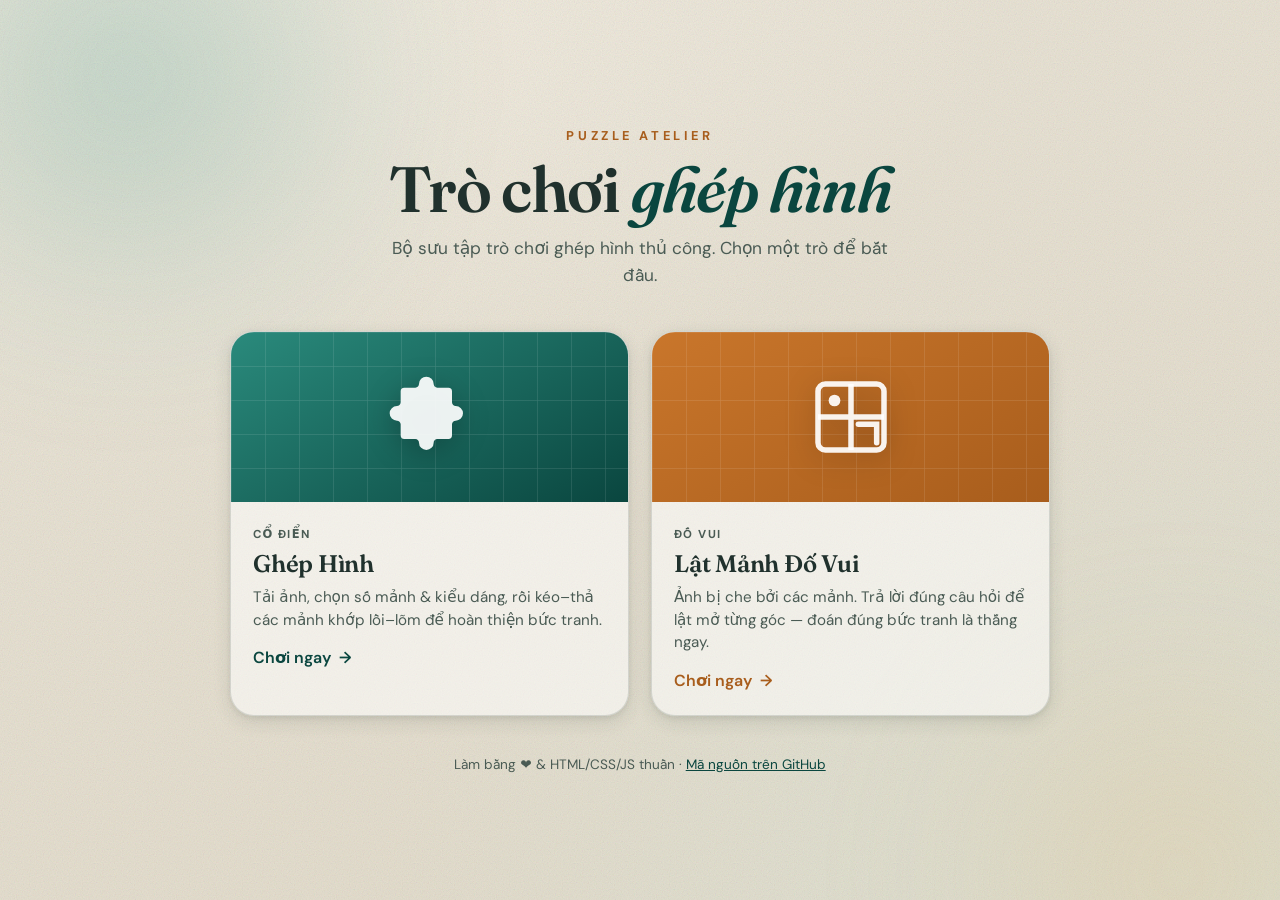
<file: index.html>
<!DOCTYPE html>
<html lang="vi">
<head>
  <meta charset="UTF-8" />
  <meta name="viewport" content="width=device-width, initial-scale=1.0" />
  <title>Puzzle Atelier · Bộ sưu tập trò chơi ghép hình</title>
  <meta name="description" content="Bộ sưu tập trò chơi ghép hình: Ghép Hình cổ điển và Lật Mảnh Đố Vui." />
  <link rel="preconnect" href="https://fonts.googleapis.com" />
  <link rel="preconnect" href="https://fonts.gstatic.com" crossorigin />
  <link href="https://fonts.googleapis.com/css2?family=Fraunces:opsz,wght@9..144,400;9..144,500;9..144,600;9..144,700&family=DM+Sans:wght@400;500;600;700&display=swap" rel="stylesheet" />
  <style>
    :root{
      --paper:#ece7da;--paper-2:#e3dccb;--ink:#20312d;--ink-soft:#4a5b54;
      --teal:#0f5e54;--teal-deep:#0a463f;--teal-glow:#2a8a7c;
      --amber:#c9762b;--amber-deep:#a85d1c;--amber-soft:#e9b878;--cream:#fbf8f0;
      --line:rgba(32,49,45,.14);
      --shadow-md:0 6px 18px rgba(32,49,45,.12),0 2px 6px rgba(32,49,45,.08);
      --shadow-lg:0 24px 60px rgba(20,40,36,.28),0 8px 20px rgba(20,40,36,.16);
      --fd:"Fraunces",Georgia,serif;--fb:"DM Sans",system-ui,sans-serif;
    }
    *{box-sizing:border-box;}
    html,body{margin:0;min-height:100%;}
    body{font-family:var(--fb);color:var(--ink);min-height:100vh;display:flex;flex-direction:column;
      align-items:center;justify-content:center;padding:40px 20px;position:relative;overflow-x:hidden;
      background:
        radial-gradient(120% 90% at 12% 0%,#f3eee2 0%,transparent 55%),
        radial-gradient(140% 120% at 100% 100%,#dfe3d4 0%,transparent 50%),
        linear-gradient(160deg,var(--paper) 0%,var(--paper-2) 100%);
      -webkit-font-smoothing:antialiased;}
    .grain{position:fixed;inset:0;z-index:0;pointer-events:none;opacity:.5;mix-blend-mode:multiply;
      background-image:url("data:image/svg+xml;utf8,<svg xmlns='http://www.w3.org/2000/svg' width='160' height='160'><filter id='n'><feTurbulence type='fractalNoise' baseFrequency='0.85' numOctaves='2' stitchTiles='stitch'/></filter><rect width='100%25' height='100%25' filter='url(%23n)' opacity='0.4'/></svg>");}
    .blob{position:fixed;z-index:0;pointer-events:none;border-radius:50%;filter:blur(90px);opacity:.3;}
    .b1{width:44vmax;height:44vmax;top:-16vmax;left:-12vmax;background:radial-gradient(circle,var(--teal-glow),transparent 70%);}
    .b2{width:40vmax;height:40vmax;bottom:-18vmax;right:-12vmax;background:radial-gradient(circle,var(--amber-soft),transparent 70%);}
    .hero{position:relative;z-index:1;text-align:center;margin-bottom:42px;animation:rise .7s cubic-bezier(.2,.8,.2,1) both;}
    .eyebrow{font-size:.8rem;font-weight:700;letter-spacing:.28em;text-transform:uppercase;color:var(--amber-deep);margin:0 0 12px;}
    h1{font-family:var(--fd);font-weight:600;font-size:clamp(2.4rem,6vw,4rem);letter-spacing:-.025em;margin:0;line-height:1.02;}
    h1 em{font-style:italic;color:var(--teal-deep);}
    .sub{color:var(--ink-soft);font-size:1.08rem;margin:14px auto 0;max-width:520px;line-height:1.55;}
    .cards{position:relative;z-index:1;display:grid;grid-template-columns:repeat(2,minmax(0,1fr));gap:22px;width:min(820px,100%);}
    .card{position:relative;display:flex;flex-direction:column;text-decoration:none;color:inherit;overflow:hidden;
      background:rgba(255,255,255,.55);border:1px solid var(--line);border-radius:24px;box-shadow:var(--shadow-md);
      transition:transform .25s cubic-bezier(.2,.8,.2,1),box-shadow .25s;animation:rise .7s cubic-bezier(.2,.8,.2,1) both;}
    .card:nth-child(1){animation-delay:.08s;}
    .card:nth-child(2){animation-delay:.16s;}
    .card:hover{transform:translateY(-6px);box-shadow:var(--shadow-lg);}
    .art{height:170px;display:grid;place-items:center;position:relative;overflow:hidden;}
    .art-jig{background:linear-gradient(150deg,#2a8a7c,var(--teal-deep));}
    .art-rev{background:linear-gradient(150deg,var(--amber),var(--amber-deep));}
    .art svg{width:88px;height:88px;color:rgba(255,255,255,.92);filter:drop-shadow(0 6px 14px rgba(0,0,0,.25));}
    .grid-deco{position:absolute;inset:0;opacity:.16;background-size:34px 34px;
      background-image:linear-gradient(rgba(255,255,255,.6) 1px,transparent 1px),linear-gradient(90deg,rgba(255,255,255,.6) 1px,transparent 1px);}
    .body{padding:20px 22px 24px;}
    .tag{font-size:.72rem;font-weight:700;letter-spacing:.12em;text-transform:uppercase;color:var(--ink-soft);}
    .name{font-family:var(--fd);font-weight:600;font-size:1.5rem;margin:6px 0 8px;letter-spacing:-.01em;}
    .desc{color:var(--ink-soft);font-size:.95rem;line-height:1.5;margin:0 0 16px;}
    .go{display:inline-flex;align-items:center;gap:8px;font-weight:600;color:var(--amber-deep);}
    .card-jig .go{color:var(--teal-deep);}
    .go-arrow{transition:transform .2s;}
    .card:hover .go-arrow{transform:translateX(5px);}
    footer{position:relative;z-index:1;margin-top:40px;color:var(--ink-soft);font-size:.85rem;text-align:center;}
    footer a{color:var(--teal-deep);}
    @keyframes rise{from{opacity:0;transform:translateY(22px);}}
    @media (max-width:640px){.cards{grid-template-columns:1fr;}}
    @media (prefers-reduced-motion:reduce){*{animation:none!important;transition:none!important;}}
  </style>
</head>
<body>
  <div class="grain" aria-hidden="true"></div>
  <div class="blob b1" aria-hidden="true"></div>
  <div class="blob b2" aria-hidden="true"></div>

  <header class="hero">
    <p class="eyebrow">Puzzle Atelier</p>
    <h1>Trò chơi <em>ghép hình</em></h1>
    <p class="sub">Bộ sưu tập trò chơi ghép hình thủ công. Chọn một trò để bắt đầu.</p>
  </header>

  <main class="cards">
    <a class="card card-jig" href="jigsaw/index.html">
      <div class="art art-jig">
        <div class="grid-deco"></div>
        <svg viewBox="0 0 24 24"><path d="M9 3a2 2 0 0 1 4 0c0 .5.4 1 1 1h3a1 1 0 0 1 1 1v3c0 .6.5 1 1 1a2 2 0 0 1 0 4c-.5 0-1 .4-1 1v3a1 1 0 0 1-1 1h-3c-.6 0-1 .5-1 1a2 2 0 0 1-4 0c0-.5-.4-1-1-1H5a1 1 0 0 1-1-1v-3c0-.6-.5-1-1-1a2 2 0 0 1 0-4c.5 0 1-.4 1-1V5a1 1 0 0 1 1-1h3c.6 0 1-.5 1-1Z" fill="currentColor"/></svg>
      </div>
      <div class="body">
        <span class="tag">Cổ điển</span>
        <h2 class="name">Ghép Hình</h2>
        <p class="desc">Tải ảnh, chọn số mảnh &amp; kiểu dáng, rồi kéo–thả các mảnh khớp lồi–lõm để hoàn thiện bức tranh.</p>
        <span class="go">Chơi ngay <span class="go-arrow">→</span></span>
      </div>
    </a>

    <a class="card card-rev" href="reveal/index.html">
      <div class="art art-rev">
        <div class="grid-deco"></div>
        <svg viewBox="0 0 24 24"><path d="M3 5a2 2 0 0 1 2-2h14a2 2 0 0 1 2 2v14a2 2 0 0 1-2 2H5a2 2 0 0 1-2-2V5Z" fill="none" stroke="currentColor" stroke-width="1.5"/><path d="M3 12h18M12 3v18" stroke="currentColor" stroke-width="1.5"/><path d="M14 14h5v5" fill="none" stroke="currentColor" stroke-width="1.5" stroke-linecap="round"/><circle cx="7.5" cy="7.5" r="1.6" fill="currentColor"/></svg>
      </div>
      <div class="body">
        <span class="tag">Đố vui</span>
        <h2 class="name">Lật Mảnh Đố Vui</h2>
        <p class="desc">Ảnh bị che bởi các mảnh. Trả lời đúng câu hỏi để lật mở từng góc — đoán đúng bức tranh là thắng ngay.</p>
        <span class="go">Chơi ngay <span class="go-arrow">→</span></span>
      </div>
    </a>
  </main>

  <footer>
    Làm bằng ❤ &amp; HTML/CSS/JS thuần · <a href="https://github.com/agenttechgit/jigsaw-puzzle">Mã nguồn trên GitHub</a>
  </footer>
</body>
</html>
</file>
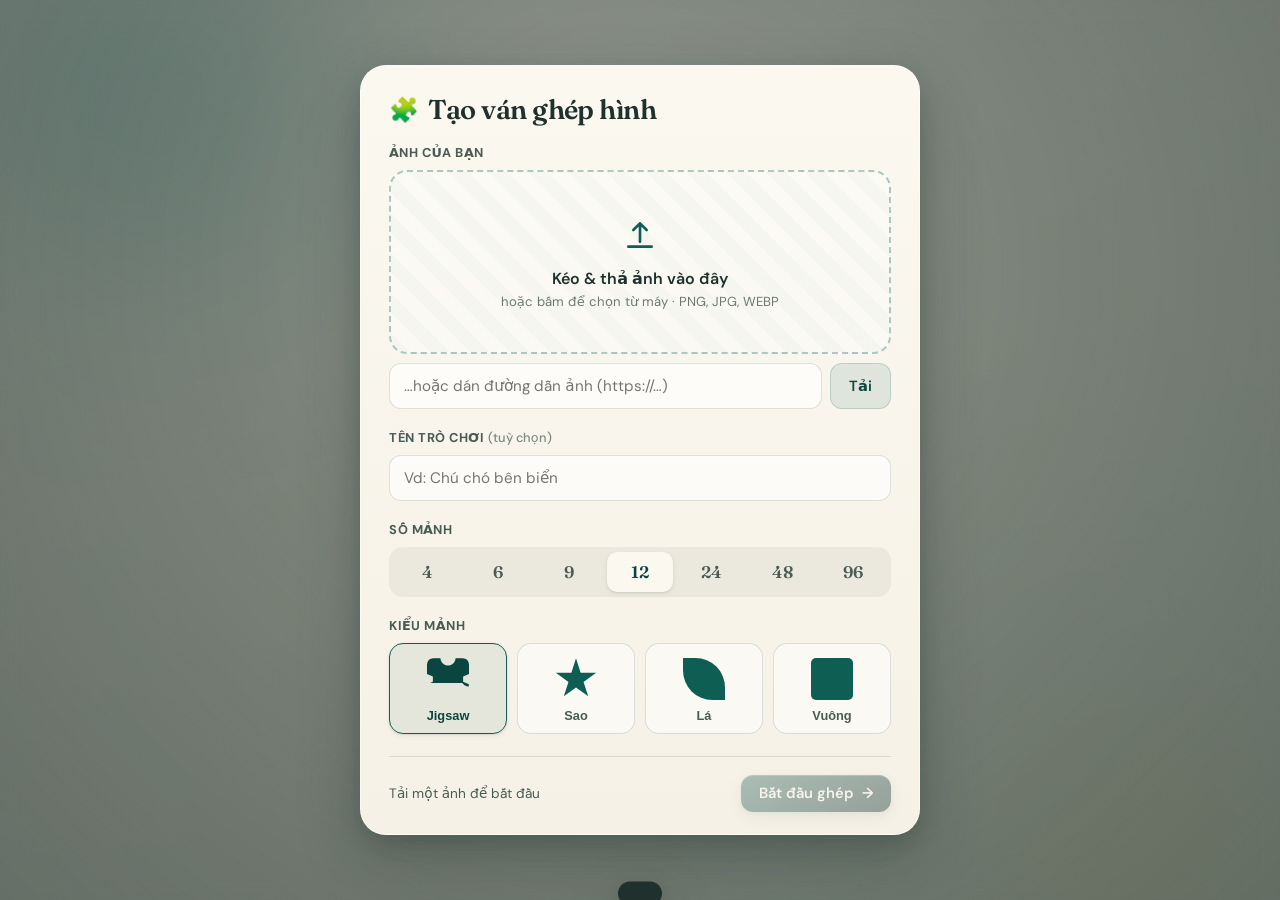
<file: jigsaw/index.html>
<!DOCTYPE html>
<html lang="vi">
<head>
  <meta charset="UTF-8" />
  <meta name="viewport" content="width=device-width, initial-scale=1.0, maximum-scale=1.0, user-scalable=no" />
  <title>Ghép Hình · Puzzle Atelier</title>
  <meta name="description" content="Trò chơi ghép hình: tải ảnh của bạn, chọn số mảnh và kiểu dáng, rồi kéo thả để ghép." />
  <link rel="preconnect" href="https://fonts.googleapis.com" />
  <link rel="preconnect" href="https://fonts.gstatic.com" crossorigin />
  <link href="https://fonts.googleapis.com/css2?family=Fraunces:opsz,wght@9..144,400;9..144,500;9..144,600;9..144,700&family=DM+Sans:wght@400;500;600;700&display=swap" rel="stylesheet" />
  <link rel="stylesheet" href="style.css" />
</head>
<body>
  <!-- Decorative atmosphere -->
  <div class="bg-grain" aria-hidden="true"></div>
  <div class="bg-blob blob-a" aria-hidden="true"></div>
  <div class="bg-blob blob-b" aria-hidden="true"></div>

  <!-- ============ TOP BAR ============ -->
  <header class="topbar" id="topbar" hidden>
    <div class="brand">
      <span class="brand-mark" aria-hidden="true">
        <svg viewBox="0 0 24 24" width="22" height="22"><path d="M9 3a2 2 0 0 1 4 0c0 .5.4 1 1 1h3a1 1 0 0 1 1 1v3c0 .6.5 1 1 1a2 2 0 0 1 0 4c-.5 0-1 .4-1 1v3a1 1 0 0 1-1 1h-3c-.6 0-1 .5-1 1a2 2 0 0 1-4 0c0-.5-.4-1-1-1H5a1 1 0 0 1-1-1v-3c0-.6-.5-1-1-1a2 2 0 0 1 0-4c.5 0 1-.4 1-1V5a1 1 0 0 1 1-1h3c.6 0 1-.5 1-1Z" fill="currentColor"/></svg>
      </span>
      <span class="brand-name" id="puzzleTitle">Ghép Hình</span>
    </div>

    <div class="stats">
      <div class="stat">
        <span class="stat-label">Thời gian</span>
        <span class="stat-value" id="statTime">00:00</span>
      </div>
      <div class="stat">
        <span class="stat-label">Đã ghép</span>
        <span class="stat-value"><span id="statPlaced">0</span>/<span id="statTotal">0</span></span>
      </div>
      <div class="stat">
        <span class="stat-label">Nước đi</span>
        <span class="stat-value" id="statMoves">0</span>
      </div>
    </div>

    <div class="actions">
      <button class="btn btn-ghost" id="btnHint" type="button" title="Giữ để xem ảnh mờ gợi ý">👁 Gợi ý</button>
      <button class="btn btn-ghost" id="btnShuffle" type="button">↻ Trộn lại</button>
      <button class="btn btn-soft" id="btnNew" type="button">＋ Ván mới</button>
    </div>
  </header>

  <!-- ============ PLAY AREA ============ -->
  <main class="stage" id="stage" hidden>
    <canvas id="board"></canvas>
  </main>

  <!-- ============ CREATE MODAL ============ -->
  <div class="overlay" id="createOverlay">
    <div class="modal" role="dialog" aria-modal="true" aria-labelledby="modalTitle">
      <div class="modal-head">
        <h1 class="modal-title" id="modalTitle"><span class="title-icon" aria-hidden="true">🧩</span> Tạo ván ghép hình</h1>
        <button class="modal-close" id="btnCloseModal" type="button" aria-label="Đóng" hidden>✕</button>
      </div>

      <div class="modal-body">
        <!-- Image picker -->
        <div class="field">
          <span class="field-label">Ảnh của bạn</span>
          <label class="dropzone" id="dropzone" for="fileInput">
            <img id="previewImg" class="preview-img" alt="" hidden />
            <div class="dropzone-empty" id="dropzoneEmpty">
              <div class="dz-glyph" aria-hidden="true">
                <svg viewBox="0 0 24 24" width="40" height="40"><path d="M12 16V5m0 0L8 9m4-4 4 4M5 19h14" fill="none" stroke="currentColor" stroke-width="1.6" stroke-linecap="round" stroke-linejoin="round"/></svg>
              </div>
              <p class="dz-title">Kéo & thả ảnh vào đây</p>
              <p class="dz-sub">hoặc bấm để chọn từ máy · PNG, JPG, WEBP</p>
            </div>
            <input type="file" id="fileInput" accept="image/*" hidden />
          </label>
          <div class="url-row">
            <input type="text" id="urlInput" class="text-input" placeholder="…hoặc dán đường dẫn ảnh (https://…)" />
            <button class="btn btn-soft" id="btnLoadUrl" type="button">Tải</button>
          </div>
        </div>

        <!-- Name -->
        <div class="field">
          <label class="field-label" for="nameInput">Tên trò chơi <span class="muted">(tuỳ chọn)</span></label>
          <input type="text" id="nameInput" class="text-input" placeholder="Vd: Chú chó bên biển" maxlength="40" />
        </div>

        <!-- Piece count -->
        <div class="field">
          <span class="field-label">Số mảnh</span>
          <div class="seg" id="countSeg" role="radiogroup" aria-label="Số mảnh">
            <button class="seg-btn" data-count="4" type="button">4</button>
            <button class="seg-btn" data-count="6" type="button">6</button>
            <button class="seg-btn" data-count="9" type="button">9</button>
            <button class="seg-btn is-active" data-count="12" type="button">12</button>
            <button class="seg-btn" data-count="24" type="button">24</button>
            <button class="seg-btn" data-count="48" type="button">48</button>
            <button class="seg-btn" data-count="96" type="button">96</button>
          </div>
        </div>

        <!-- Piece style -->
        <div class="field">
          <span class="field-label">Kiểu mảnh</span>
          <div class="styles" id="styleGrid" role="radiogroup" aria-label="Kiểu mảnh">
            <button class="style-card is-active" data-style="jigsaw" type="button">
              <span class="style-pic" data-shape="jigsaw"></span>
              <span class="style-name">Jigsaw</span>
            </button>
            <button class="style-card" data-style="star" type="button">
              <span class="style-pic" data-shape="star"></span>
              <span class="style-name">Sao</span>
            </button>
            <button class="style-card" data-style="leaf" type="button">
              <span class="style-pic" data-shape="leaf"></span>
              <span class="style-name">Lá</span>
            </button>
            <button class="style-card" data-style="square" type="button">
              <span class="style-pic" data-shape="square"></span>
              <span class="style-name">Vuông</span>
            </button>
          </div>
        </div>
      </div>

      <div class="modal-foot">
        <p class="hint-text" id="modalHint">Tải một ảnh để bắt đầu</p>
        <button class="btn btn-primary" id="btnStart" type="button" disabled>
          Bắt đầu ghép <span class="btn-arrow" aria-hidden="true">→</span>
        </button>
      </div>
    </div>
  </div>

  <!-- ============ WIN MODAL ============ -->
  <div class="overlay" id="winOverlay" hidden>
    <div class="modal modal-win" role="dialog" aria-modal="true">
      <div class="confetti" id="confetti" aria-hidden="true"></div>
      <div class="win-medal" aria-hidden="true">🎉</div>
      <h2 class="win-title">Hoàn thành!</h2>
      <p class="win-sub" id="winSub">Bạn đã ghép xong bức tranh.</p>
      <div class="win-stats">
        <div class="win-stat"><span id="winTime">00:00</span><small>Thời gian</small></div>
        <div class="win-stat"><span id="winMoves">0</span><small>Nước đi</small></div>
        <div class="win-stat"><span id="winPieces">0</span><small>Mảnh</small></div>
      </div>
      <img id="winImage" class="win-image" alt="Ảnh đã ghép xong" />
      <div class="win-actions">
        <button class="btn btn-primary" id="btnPlayAgain" type="button">Chơi ván mới</button>
      </div>
    </div>
  </div>

  <div class="toast" id="toast" role="status" aria-live="polite"></div>

  <script src="game.js"></script>
</body>
</html>
</file>
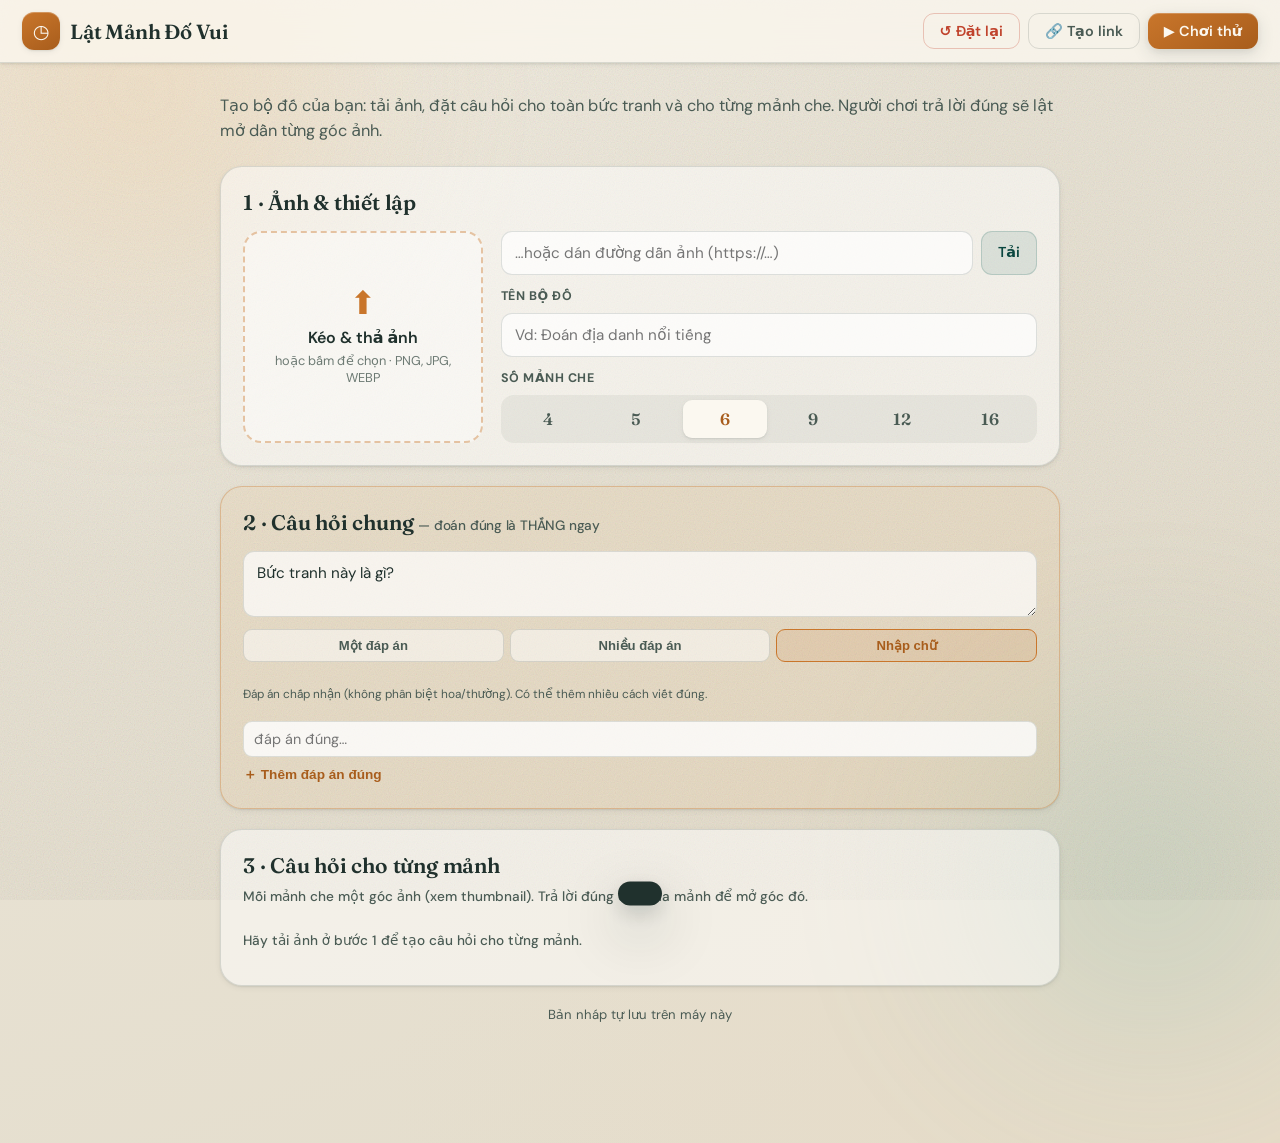
<file: reveal/index.html>
<!DOCTYPE html>
<html lang="vi">
<head>
  <meta charset="UTF-8" />
  <meta name="viewport" content="width=device-width, initial-scale=1.0" />
  <title>Lật Mảnh Đố Vui · Puzzle Atelier</title>
  <meta name="description" content="Tạo bộ đố: ảnh bị che bởi các mảnh, trả lời đúng câu hỏi để lật mở từng góc ảnh. Đoán đúng bức tranh để thắng." />
  <link rel="preconnect" href="https://fonts.googleapis.com" />
  <link rel="preconnect" href="https://fonts.gstatic.com" crossorigin />
  <link href="https://fonts.googleapis.com/css2?family=Fraunces:opsz,wght@9..144,400;9..144,500;9..144,600;9..144,700&family=DM+Sans:wght@400;500;600;700&display=swap" rel="stylesheet" />
  <link rel="stylesheet" href="style.css" />
</head>
<body>
  <div class="bg-grain" aria-hidden="true"></div>
  <div class="bg-blob blob-a" aria-hidden="true"></div>
  <div class="bg-blob blob-b" aria-hidden="true"></div>

  <!-- ============ APP BAR ============ -->
  <header class="appbar">
    <a class="brand" href="../index.html" title="Về trang chủ">
      <span class="brand-mark" aria-hidden="true">◷</span>
      <span class="brand-name" id="appTitle">Lật Mảnh Đố Vui</span>
    </a>
    <div class="appbar-mid" id="playProgress" hidden>
      Đã mở <b id="openedCount">0</b>/<b id="tileTotal">0</b> mảnh
    </div>
    <div class="actions" id="editorActions">
      <button class="btn btn-ghost btn-danger" id="btnReset" type="button">↺ Đặt lại</button>
      <button class="btn btn-ghost" id="btnLink" type="button">🔗 Tạo link</button>
      <button class="btn btn-primary" id="btnPlay" type="button">▶ Chơi thử</button>
    </div>
    <div class="actions" id="playActions" hidden>
      <button class="btn btn-soft" id="btnGuess" type="button">🎯 Đoán bức tranh</button>
      <button class="btn btn-ghost" id="btnReplay" type="button">↻ Chơi lại</button>
      <button class="btn btn-ghost" id="btnEdit" type="button">✎ Sửa</button>
    </div>
  </header>

  <!-- ============ EDITOR ============ -->
  <main class="wrap" id="editorView">
    <p class="lead">Tạo bộ đố của bạn: tải ảnh, đặt câu hỏi cho toàn bức tranh và cho từng mảnh che. Người chơi trả lời đúng sẽ lật mở dần từng góc ảnh.</p>

    <section class="card">
      <h2 class="card-title">1 · Ảnh &amp; thiết lập</h2>
      <div class="setup-grid">
        <label class="dropzone" id="dropzone" for="fileInput">
          <img id="previewImg" class="preview-img" alt="" hidden />
          <div class="dropzone-empty" id="dropzoneEmpty">
            <div class="dz-glyph" aria-hidden="true">⬆</div>
            <p class="dz-title">Kéo &amp; thả ảnh</p>
            <p class="dz-sub">hoặc bấm để chọn · PNG, JPG, WEBP</p>
          </div>
          <input type="file" id="fileInput" accept="image/*" hidden />
        </label>
        <div class="setup-fields">
          <div class="url-row">
            <input type="text" id="urlInput" class="text-input" placeholder="…hoặc dán đường dẫn ảnh (https://…)" />
            <button class="btn btn-soft" id="btnLoadUrl" type="button">Tải</button>
          </div>
          <label class="field-label" for="titleInput">Tên bộ đố</label>
          <input type="text" id="titleInput" class="text-input" placeholder="Vd: Đoán địa danh nổi tiếng" maxlength="60" />
          <span class="field-label">Số mảnh che</span>
          <div class="seg" id="countSeg" role="radiogroup" aria-label="Số mảnh">
            <button class="seg-btn" data-count="4" type="button">4</button>
            <button class="seg-btn" data-count="5" type="button">5</button>
            <button class="seg-btn is-active" data-count="6" type="button">6</button>
            <button class="seg-btn" data-count="9" type="button">9</button>
            <button class="seg-btn" data-count="12" type="button">12</button>
            <button class="seg-btn" data-count="16" type="button">16</button>
          </div>
        </div>
      </div>
    </section>

    <section class="card card-accent">
      <h2 class="card-title">2 · Câu hỏi chung <span class="card-note">— đoán đúng là THẮNG ngay</span></h2>
      <div id="overallEditor"></div>
    </section>

    <section class="card">
      <h2 class="card-title">3 · Câu hỏi cho từng mảnh</h2>
      <p class="card-note" style="margin-top:-6px">Mỗi mảnh che một góc ảnh (xem thumbnail). Trả lời đúng câu của mảnh để mở góc đó.</p>
      <div id="tileEditors" class="tile-editors"></div>
    </section>

    <div class="save-status" id="saveStatus">Bản nháp tự lưu trên máy này</div>
  </main>

  <!-- ============ PLAY ============ -->
  <main class="play" id="playView" hidden>
    <div class="play-stage" id="playStage">
      <img id="playImg" class="play-img" alt="" />
      <div class="tile-layer" id="tileLayer"></div>
    </div>
  </main>

  <!-- ============ QUESTION MODAL ============ -->
  <div class="overlay" id="qOverlay" hidden>
    <div class="modal" role="dialog" aria-modal="true">
      <div class="q-head">
        <span class="q-tag" id="qTag">Mảnh #1</span>
        <button class="modal-close" id="qClose" type="button" aria-label="Đóng">✕</button>
      </div>
      <h3 class="q-prompt" id="qPrompt">Câu hỏi…</h3>
      <div class="q-answers" id="qAnswers"></div>
      <p class="q-feedback" id="qFeedback"></p>
      <div class="q-foot">
        <button class="btn btn-primary" id="qSubmit" type="button">Trả lời</button>
      </div>
    </div>
  </div>

  <!-- ============ WIN MODAL ============ -->
  <div class="overlay" id="winOverlay" hidden>
    <div class="modal modal-win" role="dialog" aria-modal="true">
      <div class="confetti" id="confetti" aria-hidden="true"></div>
      <div class="win-medal" id="winMedal" aria-hidden="true">🎉</div>
      <h2 class="win-title" id="winTitle">Chính xác!</h2>
      <p class="win-sub" id="winSub">Bạn đã đoán đúng bức tranh.</p>
      <img id="winImage" class="win-image" alt="" />
      <p class="win-result" id="winResult" hidden></p>
      <div class="win-actions">
        <button class="btn btn-primary" id="btnWinGuess" type="button" hidden>👁 Xem kết quả</button>
        <button class="btn btn-soft" id="btnWinReplay" type="button">Chơi lại</button>
        <button class="btn btn-primary" id="btnWinEdit" type="button">Sửa bộ đố</button>
      </div>
    </div>
  </div>

  <div class="toast" id="toast" role="status" aria-live="polite"></div>

  <script src="game.js"></script>
</body>
</html>
</file>
<file: jigsaw/style.css>
/* ============================================================
   Ghép Hình · Puzzle Atelier
   Warm cream/sage paper · deep teal + amber · Fraunces / DM Sans
   ============================================================ */

:root {
  --paper:        #ece7da;
  --paper-2:      #e3dccb;
  --ink:          #20312d;
  --ink-soft:     #4a5b54;
  --teal:         #0f5e54;
  --teal-deep:    #0a463f;
  --teal-glow:    #2a8a7c;
  --amber:        #d98a3d;
  --amber-soft:   #e9b878;
  --cream:        #fbf8f0;
  --line:         rgba(32, 49, 45, 0.14);
  --shadow-sm:    0 1px 2px rgba(32,49,45,.10), 0 2px 6px rgba(32,49,45,.06);
  --shadow-md:    0 6px 18px rgba(32,49,45,.12), 0 2px 6px rgba(32,49,45,.08);
  --shadow-lg:    0 24px 60px rgba(20,40,36,.28), 0 8px 20px rgba(20,40,36,.16);
  --radius:       18px;
  --font-display: "Fraunces", Georgia, serif;
  --font-body:    "DM Sans", system-ui, sans-serif;
}

* { box-sizing: border-box; }
[hidden] { display: none !important; } /* beat .btn/.topbar display rules */

html, body {
  margin: 0;
  height: 100%;
  overflow: hidden;
}

body {
  font-family: var(--font-body);
  color: var(--ink);
  background:
    radial-gradient(120% 90% at 12% 0%, #f3eee2 0%, transparent 55%),
    radial-gradient(140% 120% at 100% 100%, #dfe3d4 0%, transparent 50%),
    linear-gradient(160deg, var(--paper) 0%, var(--paper-2) 100%);
  -webkit-font-smoothing: antialiased;
  position: relative;
  user-select: none;
  -webkit-user-select: none;
}

/* ---- atmosphere ---- */
.bg-grain {
  position: fixed; inset: 0; z-index: 0; pointer-events: none;
  opacity: .5; mix-blend-mode: multiply;
  background-image: url("data:image/svg+xml;utf8,<svg xmlns='http://www.w3.org/2000/svg' width='160' height='160'><filter id='n'><feTurbulence type='fractalNoise' baseFrequency='0.85' numOctaves='2' stitchTiles='stitch'/></filter><rect width='100%25' height='100%25' filter='url(%23n)' opacity='0.4'/></svg>");
}
.bg-blob {
  position: fixed; z-index: 0; pointer-events: none;
  border-radius: 50%; filter: blur(90px); opacity: .35;
}
.blob-a { width: 46vmax; height: 46vmax; top: -16vmax; left: -12vmax;
  background: radial-gradient(circle, var(--teal-glow), transparent 70%); }
.blob-b { width: 40vmax; height: 40vmax; bottom: -18vmax; right: -10vmax;
  background: radial-gradient(circle, var(--amber-soft), transparent 70%); }

/* ============================================================
   TOP BAR
   ============================================================ */
.topbar {
  position: fixed; top: 0; left: 0; right: 0; z-index: 20;
  display: flex; align-items: center; gap: 18px;
  padding: 14px 22px;
  background: rgba(251, 248, 240, 0.72);
  backdrop-filter: blur(14px) saturate(1.2);
  -webkit-backdrop-filter: blur(14px) saturate(1.2);
  border-bottom: 1px solid var(--line);
  box-shadow: var(--shadow-sm);
  animation: drop-in .5s cubic-bezier(.2,.8,.2,1) both;
}
@keyframes drop-in { from { transform: translateY(-100%); opacity: 0; } }

.brand { display: flex; align-items: center; gap: 10px; }
.brand-mark {
  display: grid; place-items: center; width: 38px; height: 38px;
  border-radius: 12px; color: var(--cream);
  background: linear-gradient(150deg, var(--teal), var(--teal-deep));
  box-shadow: var(--shadow-sm), inset 0 1px 0 rgba(255,255,255,.2);
}
.brand-name {
  font-family: var(--font-display); font-weight: 600; font-size: 1.32rem;
  letter-spacing: -.01em; color: var(--ink);
  max-width: 30vw; white-space: nowrap; overflow: hidden; text-overflow: ellipsis;
}

.stats { display: flex; gap: 8px; margin-left: auto; }
.stat {
  display: flex; flex-direction: column; align-items: center;
  padding: 6px 16px; border-radius: 12px;
  background: rgba(255,255,255,.5); border: 1px solid var(--line);
  min-width: 78px;
}
.stat-label { font-size: .64rem; text-transform: uppercase; letter-spacing: .12em;
  color: var(--ink-soft); font-weight: 600; }
.stat-value {
  font-family: var(--font-display); font-weight: 600; font-size: 1.18rem;
  color: var(--teal-deep); font-variant-numeric: tabular-nums;
}

.actions { display: flex; gap: 8px; }

/* ============================================================
   BUTTONS
   ============================================================ */
.btn {
  font-family: var(--font-body); font-weight: 600; font-size: .92rem;
  border: none; cursor: pointer; border-radius: 12px;
  padding: 11px 18px; transition: transform .15s, box-shadow .2s, background .2s;
  display: inline-flex; align-items: center; gap: 8px; line-height: 1;
}
.btn:active { transform: translateY(1px) scale(.99); }
.btn-primary {
  color: var(--cream);
  background: linear-gradient(150deg, var(--teal-glow), var(--teal-deep));
  box-shadow: var(--shadow-md), inset 0 1px 0 rgba(255,255,255,.22);
}
.btn-primary:hover:not(:disabled) { box-shadow: var(--shadow-lg); transform: translateY(-1px); }
.btn-primary:disabled { opacity: .45; cursor: not-allowed; filter: saturate(.5); }
.btn-soft {
  color: var(--teal-deep); background: rgba(15,94,84,.10);
  border: 1px solid rgba(15,94,84,.18);
}
.btn-soft:hover { background: rgba(15,94,84,.18); }
.btn-ghost {
  color: var(--ink-soft); background: transparent; border: 1px solid var(--line);
}
.btn-ghost:hover { background: rgba(255,255,255,.55); color: var(--ink); }
.btn-arrow { transition: transform .2s; }
.btn-primary:hover:not(:disabled) .btn-arrow { transform: translateX(4px); }

/* ============================================================
   STAGE / CANVAS
   ============================================================ */
.stage {
  position: fixed; inset: 0; z-index: 5;
  padding-top: 66px;          /* under topbar */
  touch-action: none;
}
#board { display: block; width: 100%; height: 100%; cursor: grab; }
#board.dragging { cursor: grabbing; }

/* ============================================================
   OVERLAY + MODAL
   ============================================================ */
.overlay {
  position: fixed; inset: 0; z-index: 50;
  display: grid; place-items: center; padding: 24px;
  background: radial-gradient(circle at 50% 30%, rgba(20,40,36,.42), rgba(20,40,36,.6));
  backdrop-filter: blur(8px);
  -webkit-backdrop-filter: blur(8px);
  animation: fade-in .35s ease both;
}
.overlay[hidden] { display: none; }
@keyframes fade-in { from { opacity: 0; } }

.modal {
  width: min(560px, 100%);
  max-height: calc(100vh - 48px);
  overflow-y: auto;
  background: linear-gradient(180deg, var(--cream), #f5f1e6);
  border-radius: 26px;
  border: 1px solid rgba(255,255,255,.6);
  box-shadow: var(--shadow-lg);
  padding: 26px 28px 22px;
  animation: pop-in .45s cubic-bezier(.2,.9,.25,1.1) both;
  position: relative;
}
@keyframes pop-in { from { transform: translateY(24px) scale(.96); opacity: 0; } }

.modal-head { display: flex; align-items: center; justify-content: space-between; margin-bottom: 18px; }
.modal-title {
  font-family: var(--font-display); font-weight: 600; font-size: 1.7rem;
  margin: 0; letter-spacing: -.02em; color: var(--ink);
  display: flex; align-items: center; gap: 10px;
}
.title-icon { font-size: 1.5rem; }
.modal-close {
  border: none; background: rgba(32,49,45,.06); color: var(--ink-soft);
  width: 34px; height: 34px; border-radius: 50%; cursor: pointer; font-size: 1rem;
}
.modal-close:hover { background: rgba(32,49,45,.12); }

.modal-body { display: flex; flex-direction: column; gap: 20px; }

.field { display: flex; flex-direction: column; gap: 9px; }
.field-label { font-size: .8rem; font-weight: 700; letter-spacing: .04em;
  text-transform: uppercase; color: var(--ink-soft); }
.field-label .muted { font-weight: 500; text-transform: none; letter-spacing: 0; opacity: .7; }

/* ---- dropzone ---- */
.dropzone {
  position: relative; display: grid; place-items: center;
  min-height: 184px; border-radius: var(--radius);
  border: 2px dashed rgba(15,94,84,.32);
  background:
    repeating-linear-gradient(45deg, rgba(15,94,84,.025) 0 14px, transparent 14px 28px),
    rgba(255,255,255,.4);
  cursor: pointer; overflow: hidden; transition: border-color .2s, background .2s, transform .2s;
}
.dropzone:hover { border-color: var(--teal); background: rgba(255,255,255,.6); }
.dropzone.drag-over { border-color: var(--amber); background: rgba(217,138,61,.08); transform: scale(1.01); }
.dropzone-empty { text-align: center; color: var(--ink-soft); padding: 16px; }
.dz-glyph { color: var(--teal); margin-bottom: 8px; }
.dz-title { font-weight: 600; margin: 0 0 4px; color: var(--ink); }
.dz-sub { font-size: .82rem; margin: 0; opacity: .8; }
.preview-img { width: 100%; height: 100%; max-height: 280px; object-fit: contain; display: block; }

.url-row { display: flex; gap: 8px; }
.text-input {
  flex: 1; font-family: var(--font-body); font-size: .95rem; color: var(--ink);
  padding: 12px 14px; border-radius: 12px; border: 1px solid var(--line);
  background: rgba(255,255,255,.65); transition: border-color .2s, box-shadow .2s;
  min-width: 0;
}
.text-input:focus { outline: none; border-color: var(--teal);
  box-shadow: 0 0 0 3px rgba(15,94,84,.14); }

/* ---- segmented control (count) ---- */
.seg { display: grid; grid-template-columns: repeat(7, 1fr); gap: 5px;
  padding: 5px; background: rgba(32,49,45,.06); border-radius: 14px; }
.seg-btn {
  font-family: var(--font-display); font-weight: 600; font-size: 1.05rem;
  padding: 10px 0; border: none; border-radius: 10px; cursor: pointer;
  background: transparent; color: var(--ink-soft); transition: all .18s;
}
.seg-btn:hover { color: var(--ink); }
.seg-btn.is-active { background: var(--cream); color: var(--teal-deep);
  box-shadow: var(--shadow-sm); }

/* ---- style cards ---- */
.styles { display: grid; grid-template-columns: repeat(4, 1fr); gap: 10px; }
.style-card {
  display: flex; flex-direction: column; align-items: center; gap: 8px;
  padding: 14px 6px 10px; border-radius: 14px; cursor: pointer;
  background: rgba(255,255,255,.5); border: 1.5px solid var(--line);
  transition: all .18s;
}
.style-card:hover { border-color: rgba(15,94,84,.4); transform: translateY(-2px); }
.style-card.is-active { border-color: var(--teal); background: rgba(15,94,84,.08);
  box-shadow: var(--shadow-sm); }
.style-name { font-size: .8rem; font-weight: 600; color: var(--ink-soft); }
.style-card.is-active .style-name { color: var(--teal-deep); }
.style-pic { width: 42px; height: 42px; background: var(--teal); display: block;
  transition: background .18s; }
.style-card.is-active .style-pic { background: var(--teal-deep); }
/* shapes via clip-path */
.style-pic[data-shape="jigsaw"] {
  -webkit-mask: radial-gradient(circle at 50% 0, transparent 7px, #000 8px) top/100% 60% no-repeat,
                radial-gradient(circle at 100% 50%, #000 7px, transparent 8px) right/40% 100% no-repeat;
  border-radius: 6px;
  clip-path: polygon(0 0,38% 0,44% 14%,56% 14%,62% 0,100% 0,100% 38%,86% 44%,86% 56%,100% 62%,100% 100%,62% 100%,56% 86%,44% 86%,38% 100%,0 100%,0 62%,14% 56%,14% 44%,0 38%);
}
.style-pic[data-shape="star"] {
  clip-path: polygon(50% 0,61% 35%,98% 35%,68% 57%,79% 91%,50% 70%,21% 91%,32% 57%,2% 35%,39% 35%);
}
.style-pic[data-shape="leaf"] {
  border-radius: 0 70% 0 70%;
}
.style-pic[data-shape="square"] { border-radius: 5px; }

/* ---- modal foot ---- */
.modal-foot { display: flex; align-items: center; justify-content: space-between;
  gap: 14px; margin-top: 22px; padding-top: 18px; border-top: 1px solid var(--line); }
.hint-text { margin: 0; font-size: .85rem; color: var(--ink-soft); }
.hint-text.error { color: #b4422f; font-weight: 600; }

/* ============================================================
   WIN MODAL
   ============================================================ */
.modal-win { width: min(440px,100%); text-align: center; padding: 34px 30px 28px; }
.win-medal { font-size: 3.4rem; animation: bob 2.4s ease-in-out infinite; }
@keyframes bob { 50% { transform: translateY(-8px) rotate(-4deg); } }
.win-title { font-family: var(--font-display); font-size: 2.1rem; font-weight: 700;
  margin: 4px 0 6px; color: var(--teal-deep); letter-spacing: -.02em; }
.win-sub { margin: 0 0 18px; color: var(--ink-soft); }
.win-stats { display: flex; justify-content: center; gap: 10px; margin-bottom: 18px; }
.win-stat { flex: 1; padding: 12px 4px; border-radius: 14px;
  background: rgba(15,94,84,.07); border: 1px solid var(--line); }
.win-stat span { display: block; font-family: var(--font-display); font-weight: 600;
  font-size: 1.5rem; color: var(--teal-deep); }
.win-stat small { font-size: .68rem; text-transform: uppercase; letter-spacing: .1em;
  color: var(--ink-soft); font-weight: 600; }
.win-image { width: 100%; border-radius: 14px; box-shadow: var(--shadow-md);
  margin-bottom: 18px; max-height: 240px; object-fit: contain; }
.win-actions { display: flex; justify-content: center; }
.confetti { position: absolute; inset: 0; overflow: hidden; pointer-events: none; border-radius: 26px; }

/* ============================================================
   TOAST
   ============================================================ */
.toast {
  position: fixed; left: 50%; bottom: 28px; transform: translate(-50%, 140%);
  z-index: 80; padding: 12px 22px; border-radius: 999px;
  background: var(--ink); color: var(--cream); font-weight: 600; font-size: .9rem;
  box-shadow: var(--shadow-lg); transition: transform .4s cubic-bezier(.2,.9,.2,1.1);
  max-width: 86vw; text-align: center;
}
.toast.show { transform: translate(-50%, 0); }

/* ============================================================
   RESPONSIVE
   ============================================================ */
@media (max-width: 720px) {
  .topbar { flex-wrap: wrap; gap: 10px; padding: 10px 14px; }
  .brand-name { font-size: 1.1rem; max-width: 40vw; }
  .stats { order: 3; width: 100%; margin-left: 0; justify-content: space-between; }
  .stat { flex: 1; min-width: 0; padding: 5px 6px; }
  .actions { margin-left: auto; }
  .btn { padding: 9px 12px; font-size: .82rem; }
  .stage { padding-top: 118px; }
  .modal { padding: 22px 18px 18px; }
  .modal-title { font-size: 1.4rem; }
  .styles { grid-template-columns: repeat(4, 1fr); gap: 6px; }
  .style-pic { width: 34px; height: 34px; }
}
@media (prefers-reduced-motion: reduce) {
  * { animation-duration: .01ms !important; transition-duration: .01ms !important; }
}
</file>
<file: reveal/style.css>
/* ============================================================
   Lật Mảnh Đố Vui · Puzzle Atelier
   Warm cream/sage · AMBER primary + teal accent · Fraunces / DM Sans
   ============================================================ */
:root {
  --paper:#ece7da; --paper-2:#e3dccb;
  --ink:#20312d; --ink-soft:#4a5b54;
  --teal:#0f5e54; --teal-deep:#0a463f;
  --amber:#c9762b; --amber-deep:#a85d1c; --amber-soft:#e9b878;
  --cream:#fbf8f0;
  --good:#1f8a5b; --bad:#c0432d;
  --line:rgba(32,49,45,.14);
  --shadow-sm:0 1px 2px rgba(32,49,45,.10),0 2px 6px rgba(32,49,45,.06);
  --shadow-md:0 6px 18px rgba(32,49,45,.12),0 2px 6px rgba(32,49,45,.08);
  --shadow-lg:0 24px 60px rgba(20,40,36,.28),0 8px 20px rgba(20,40,36,.16);
  --radius:18px;
  --font-display:"Fraunces",Georgia,serif;
  --font-body:"DM Sans",system-ui,sans-serif;
}
*{box-sizing:border-box;}
[hidden]{display:none!important;} /* beat .btn/.topbar display rules */
html,body{margin:0;min-height:100%;}
body{
  font-family:var(--font-body); color:var(--ink); min-height:100vh;
  background:
    radial-gradient(120% 90% at 12% 0%,#f3eee2 0%,transparent 55%),
    radial-gradient(140% 120% at 100% 100%,#e7dcc8 0%,transparent 50%),
    linear-gradient(160deg,var(--paper) 0%,var(--paper-2) 100%);
  -webkit-font-smoothing:antialiased; position:relative;
}
.bg-grain{position:fixed;inset:0;z-index:0;pointer-events:none;opacity:.5;mix-blend-mode:multiply;
  background-image:url("data:image/svg+xml;utf8,<svg xmlns='http://www.w3.org/2000/svg' width='160' height='160'><filter id='n'><feTurbulence type='fractalNoise' baseFrequency='0.85' numOctaves='2' stitchTiles='stitch'/></filter><rect width='100%25' height='100%25' filter='url(%23n)' opacity='0.4'/></svg>");}
.bg-blob{position:fixed;z-index:0;pointer-events:none;border-radius:50%;filter:blur(90px);opacity:.32;}
.blob-a{width:46vmax;height:46vmax;top:-16vmax;left:-12vmax;background:radial-gradient(circle,var(--amber-soft),transparent 70%);}
.blob-b{width:40vmax;height:40vmax;bottom:-18vmax;right:-10vmax;background:radial-gradient(circle,#79b3a6,transparent 70%);}

/* ---------- APP BAR ---------- */
.appbar{position:sticky;top:0;z-index:20;display:flex;align-items:center;gap:16px;
  padding:12px 22px;background:rgba(251,248,240,.78);backdrop-filter:blur(14px) saturate(1.2);
  -webkit-backdrop-filter:blur(14px) saturate(1.2);border-bottom:1px solid var(--line);box-shadow:var(--shadow-sm);}
.brand{display:flex;align-items:center;gap:10px;text-decoration:none;color:inherit;}
.brand-mark{display:grid;place-items:center;width:38px;height:38px;border-radius:12px;color:var(--cream);
  font-size:1.2rem;background:linear-gradient(150deg,var(--amber),var(--amber-deep));
  box-shadow:var(--shadow-sm),inset 0 1px 0 rgba(255,255,255,.25);}
.brand-name{font-family:var(--font-display);font-weight:600;font-size:1.28rem;letter-spacing:-.01em;}
.appbar-mid{margin:0 auto;font-size:.95rem;color:var(--ink-soft);}
.appbar-mid b{color:var(--amber-deep);font-family:var(--font-display);}
.actions{display:flex;gap:8px;margin-left:auto;flex-wrap:wrap;}

/* ---------- BUTTONS ---------- */
.btn{font-family:var(--font-body);font-weight:600;font-size:.9rem;border:none;cursor:pointer;border-radius:11px;
  padding:10px 16px;transition:transform .15s,box-shadow .2s,background .2s;display:inline-flex;align-items:center;gap:7px;line-height:1;}
.btn:active{transform:translateY(1px) scale(.99);}
.btn-primary{color:var(--cream);background:linear-gradient(150deg,var(--amber),var(--amber-deep));
  box-shadow:var(--shadow-md),inset 0 1px 0 rgba(255,255,255,.22);}
.btn-primary:hover:not(:disabled){box-shadow:var(--shadow-lg);transform:translateY(-1px);}
.btn-primary:disabled{opacity:.45;cursor:not-allowed;filter:saturate(.5);}
.btn-soft{color:var(--teal-deep);background:rgba(15,94,84,.10);border:1px solid rgba(15,94,84,.18);}
.btn-soft:hover{background:rgba(15,94,84,.18);}
.btn-ghost{color:var(--ink-soft);background:transparent;border:1px solid var(--line);}
.btn-ghost:hover{background:rgba(255,255,255,.55);color:var(--ink);}
.btn-mini{padding:6px 10px;font-size:.8rem;border-radius:9px;}
.btn-danger{color:var(--bad);border-color:rgba(192,67,45,.28);}
.btn-danger:hover{background:rgba(192,67,45,.1);color:var(--bad);}

/* ---------- EDITOR ---------- */
.wrap{position:relative;z-index:5;max-width:880px;margin:0 auto;padding:26px 20px 120px;}
.lead{color:var(--ink-soft);font-size:1.02rem;line-height:1.55;margin:4px 0 22px;}
.card{background:rgba(255,255,255,.5);border:1px solid var(--line);border-radius:22px;
  padding:22px;margin-bottom:20px;box-shadow:var(--shadow-sm);}
.card-accent{border-color:rgba(201,118,43,.35);background:rgba(233,184,120,.12);}
.card-title{font-family:var(--font-display);font-weight:600;font-size:1.32rem;margin:0 0 16px;letter-spacing:-.01em;}
.card-note{font-size:.85rem;color:var(--ink-soft);font-family:var(--font-body);font-weight:500;}

.setup-grid{display:grid;grid-template-columns:240px 1fr;gap:18px;}
.setup-fields{display:flex;flex-direction:column;gap:9px;}
.dropzone{position:relative;display:grid;place-items:center;min-height:180px;border-radius:var(--radius);
  border:2px dashed rgba(201,118,43,.4);background:rgba(255,255,255,.4);cursor:pointer;overflow:hidden;transition:.2s;}
.dropzone:hover{border-color:var(--amber);background:rgba(255,255,255,.6);}
.dropzone.drag-over{border-color:var(--amber-deep);background:rgba(201,118,43,.1);}
.dropzone-empty{text-align:center;color:var(--ink-soft);padding:14px;}
.dz-glyph{font-size:2rem;color:var(--amber);line-height:1;}
.dz-title{font-weight:600;margin:8px 0 4px;color:var(--ink);}
.dz-sub{font-size:.8rem;margin:0;opacity:.8;}
.preview-img{width:100%;height:100%;max-height:240px;object-fit:contain;}

.field-label{font-size:.78rem;font-weight:700;letter-spacing:.04em;text-transform:uppercase;color:var(--ink-soft);margin-top:4px;}
.text-input,textarea.text-input{flex:1;font-family:var(--font-body);font-size:.95rem;color:var(--ink);
  padding:11px 13px;border-radius:11px;border:1px solid var(--line);background:rgba(255,255,255,.7);transition:.2s;min-width:0;width:100%;}
.text-input:focus{outline:none;border-color:var(--amber);box-shadow:0 0 0 3px rgba(201,118,43,.16);}
textarea.text-input{resize:vertical;min-height:52px;line-height:1.4;}
.url-row{display:flex;gap:8px;}

.seg{display:grid;grid-template-columns:repeat(6,1fr);gap:5px;padding:5px;background:rgba(32,49,45,.06);border-radius:13px;}
.seg-btn{font-family:var(--font-display);font-weight:600;font-size:1.02rem;padding:9px 0;border:none;border-radius:9px;
  cursor:pointer;background:transparent;color:var(--ink-soft);transition:.18s;}
.seg-btn:hover{color:var(--ink);}
.seg-btn.is-active{background:var(--cream);color:var(--amber-deep);box-shadow:var(--shadow-sm);}

/* ---------- QUESTION EDITOR ---------- */
.qcard{display:flex;flex-direction:column;gap:12px;}
.tile-editors{display:grid;grid-template-columns:repeat(auto-fill,minmax(280px,1fr));gap:14px;}
.tile-edit{background:rgba(255,255,255,.6);border:1px solid var(--line);border-radius:16px;padding:14px;display:flex;flex-direction:column;gap:10px;}
.tile-edit-head{display:flex;align-items:center;gap:10px;}
.tile-thumb{width:46px;height:46px;border-radius:10px;background-color:#ddd6c6;background-size:cover;background-repeat:no-repeat;
  box-shadow:var(--shadow-sm);flex:none;border:1px solid var(--line);}
.tile-edit-num{font-family:var(--font-display);font-weight:600;font-size:1.05rem;}
.tile-edit-sub{font-size:.74rem;color:var(--ink-soft);}

.type-row{display:flex;gap:6px;}
.type-btn{flex:1;font-size:.82rem;font-weight:600;padding:8px 4px;border-radius:9px;cursor:pointer;
  border:1px solid var(--line);background:rgba(255,255,255,.5);color:var(--ink-soft);transition:.15s;}
.type-btn.is-active{border-color:var(--amber);background:rgba(201,118,43,.12);color:var(--amber-deep);}

.answers{display:flex;flex-direction:column;gap:7px;}
.ans-row{display:flex;align-items:center;gap:8px;}
.ans-row input[type="text"]{flex:1;font-family:var(--font-body);font-size:.9rem;padding:8px 10px;border-radius:9px;
  border:1px solid var(--line);background:rgba(255,255,255,.8);min-width:0;}
.ans-row input[type="text"]:focus{outline:none;border-color:var(--amber);}
.ans-mark{flex:none;width:22px;height:22px;cursor:pointer;accent-color:var(--good);}
.ans-del{flex:none;border:none;background:rgba(192,67,45,.1);color:var(--bad);width:28px;height:28px;border-radius:8px;cursor:pointer;font-size:.9rem;}
.ans-del:hover{background:rgba(192,67,45,.2);}
.ans-hint{font-size:.74rem;color:var(--ink-soft);}
.add-link{align-self:flex-start;background:none;border:none;color:var(--amber-deep);font-weight:600;font-size:.85rem;cursor:pointer;padding:2px 0;}
.add-link:hover{text-decoration:underline;}

.save-status{text-align:center;font-size:.82rem;color:var(--ink-soft);margin-top:8px;}

/* ---------- PLAY ---------- */
.play{position:relative;z-index:5;min-height:calc(100vh - 64px);display:grid;place-items:center;padding:24px;}
.play-stage{position:relative;max-width:min(880px,94vw);width:100%;border-radius:18px;overflow:hidden;
  box-shadow:var(--shadow-lg);background:#cfc9ba;}
.play-img{display:block;width:100%;height:auto;}
.tile-layer{position:absolute;inset:0;}
.tile{position:absolute;border:none;cursor:pointer;padding:0;overflow:hidden;
  background:linear-gradient(150deg,#2a8a7c,var(--teal-deep));
  box-shadow:inset 0 0 0 2px var(--cream),inset 0 0 0 3px rgba(20,40,36,.18),inset 0 0 34px rgba(0,0,0,.22);
  display:grid;place-items:center;transition:opacity .55s ease,transform .55s ease;}
.tile::after{content:"";position:absolute;inset:0;opacity:.18;mix-blend-mode:overlay;
  background-image:url("data:image/svg+xml;utf8,<svg xmlns='http://www.w3.org/2000/svg' width='80' height='80'><filter id='n'><feTurbulence type='fractalNoise' baseFrequency='0.9' numOctaves='2'/></filter><rect width='100%25' height='100%25' filter='url(%23n)'/></svg>");}
.tile-num{font-family:var(--font-display);font-weight:600;font-size:clamp(1.1rem,3.2vw,1.9rem);color:rgba(255,255,255,.92);
  text-shadow:0 2px 6px rgba(0,0,0,.35);position:relative;z-index:1;}
.tile:hover:not(.open){filter:brightness(1.1);box-shadow:inset 0 0 0 2px var(--amber-soft),inset 0 0 30px rgba(0,0,0,.2);}
.tile.shake{animation:shake .4s;}
.tile.open{opacity:0;transform:scale(1.04) rotateX(8deg);pointer-events:none;}
@keyframes shake{10%,90%{transform:translateX(-2px);}20%,80%{transform:translateX(4px);}30%,50%,70%{transform:translateX(-7px);}40%,60%{transform:translateX(7px);}}

/* ---------- OVERLAY / MODAL ---------- */
.overlay{position:fixed;inset:0;z-index:50;display:grid;place-items:center;padding:14px;
  background:radial-gradient(circle at 50% 30%,rgba(20,40,36,.42),rgba(20,40,36,.6));
  backdrop-filter:blur(8px);-webkit-backdrop-filter:blur(8px);animation:fade-in .3s ease both;}
.overlay[hidden]{display:none;}
@keyframes fade-in{from{opacity:0;}}
.modal{width:min(480px,100%);max-height:calc(100vh - 48px);overflow-y:auto;
  background:linear-gradient(180deg,var(--cream),#f5f1e6);border-radius:24px;border:1px solid rgba(255,255,255,.6);
  box-shadow:var(--shadow-lg);padding:24px 26px;position:relative;animation:pop-in .4s cubic-bezier(.2,.9,.25,1.1) both;}
@keyframes pop-in{from{transform:translateY(20px) scale(.96);opacity:0;}}
.q-head{display:flex;align-items:center;justify-content:space-between;margin-bottom:10px;}
.q-tag{font-size:.74rem;font-weight:700;letter-spacing:.08em;text-transform:uppercase;color:var(--cream);
  background:var(--amber);padding:5px 11px;border-radius:999px;}
.q-tag.overall{background:var(--teal);}
.modal-close{border:none;background:rgba(32,49,45,.06);color:var(--ink-soft);width:32px;height:32px;border-radius:50%;cursor:pointer;}
.modal-close:hover{background:rgba(32,49,45,.12);}
.q-prompt{font-family:var(--font-display);font-weight:600;font-size:1.35rem;margin:0 0 16px;line-height:1.35;color:var(--ink);}
.q-answers{display:flex;flex-direction:column;gap:9px;margin-bottom:6px;}
.opt{display:flex;align-items:center;gap:11px;padding:12px 14px;border-radius:12px;cursor:pointer;
  border:1.5px solid var(--line);background:rgba(255,255,255,.6);transition:.15s;font-size:.98rem;}
.opt:hover{border-color:var(--amber);}
.opt input{accent-color:var(--amber-deep);width:18px;height:18px;flex:none;}
.opt.sel{border-color:var(--amber);background:rgba(201,118,43,.1);}
.q-feedback{min-height:20px;margin:8px 0 0;font-weight:600;font-size:.92rem;}
.q-feedback.good{color:var(--good);}
.q-feedback.bad{color:var(--bad);}
.q-foot{display:flex;justify-content:flex-end;margin-top:16px;}

/* ---------- WIN ---------- */
.modal-win{width:min(1180px,97vw);max-height:calc(100vh - 16px);
  display:flex;flex-direction:column;text-align:center;padding:12px 18px 12px;}
.win-medal{font-size:1.7rem;flex:none;line-height:1.1;animation:bob 2.4s ease-in-out infinite;}
@keyframes bob{50%{transform:translateY(-8px) rotate(-4deg);}}
.win-title{font-family:var(--font-display);font-size:1.45rem;font-weight:700;margin:1px 0;color:var(--amber-deep);flex:none;}
.win-sub{margin:0 0 8px;color:var(--ink-soft);font-size:.9rem;flex:none;}
/* image grows to fill all remaining height; buttons always stay visible */
.win-image{flex:1 1 auto;min-height:0;width:100%;border-radius:14px;box-shadow:var(--shadow-md);
  margin-bottom:12px;object-fit:contain;}
.win-result{flex:none;align-self:center;font-family:var(--font-display);font-weight:600;
  font-size:clamp(1.3rem,3vw,1.95rem);color:var(--teal-deep);background:rgba(15,94,84,.1);
  border:1px solid rgba(15,94,84,.25);border-radius:14px;padding:9px 20px;margin:0 0 12px;
  animation:pop-in .35s cubic-bezier(.2,.9,.25,1.1) both;}
.win-actions{flex:none;display:flex;gap:10px;justify-content:center;flex-wrap:wrap;}
.confetti{position:absolute;inset:0;overflow:hidden;pointer-events:none;border-radius:24px;}

/* ---------- TOAST ---------- */
.toast{position:fixed;left:50%;bottom:28px;transform:translate(-50%,140%);z-index:80;padding:12px 22px;border-radius:999px;
  background:var(--ink);color:var(--cream);font-weight:600;font-size:.9rem;box-shadow:var(--shadow-lg);
  transition:transform .4s cubic-bezier(.2,.9,.2,1.1);max-width:86vw;text-align:center;}
.toast.show{transform:translate(-50%,0);}
.toast.bad{background:var(--bad);}

@media (max-width:680px){
  .setup-grid{grid-template-columns:1fr;}
  .appbar{flex-wrap:wrap;}
  .actions{width:100%;}
  .card-title{font-size:1.15rem;}
}
@media (prefers-reduced-motion:reduce){*{animation-duration:.01ms!important;transition-duration:.01ms!important;}}
</file>
